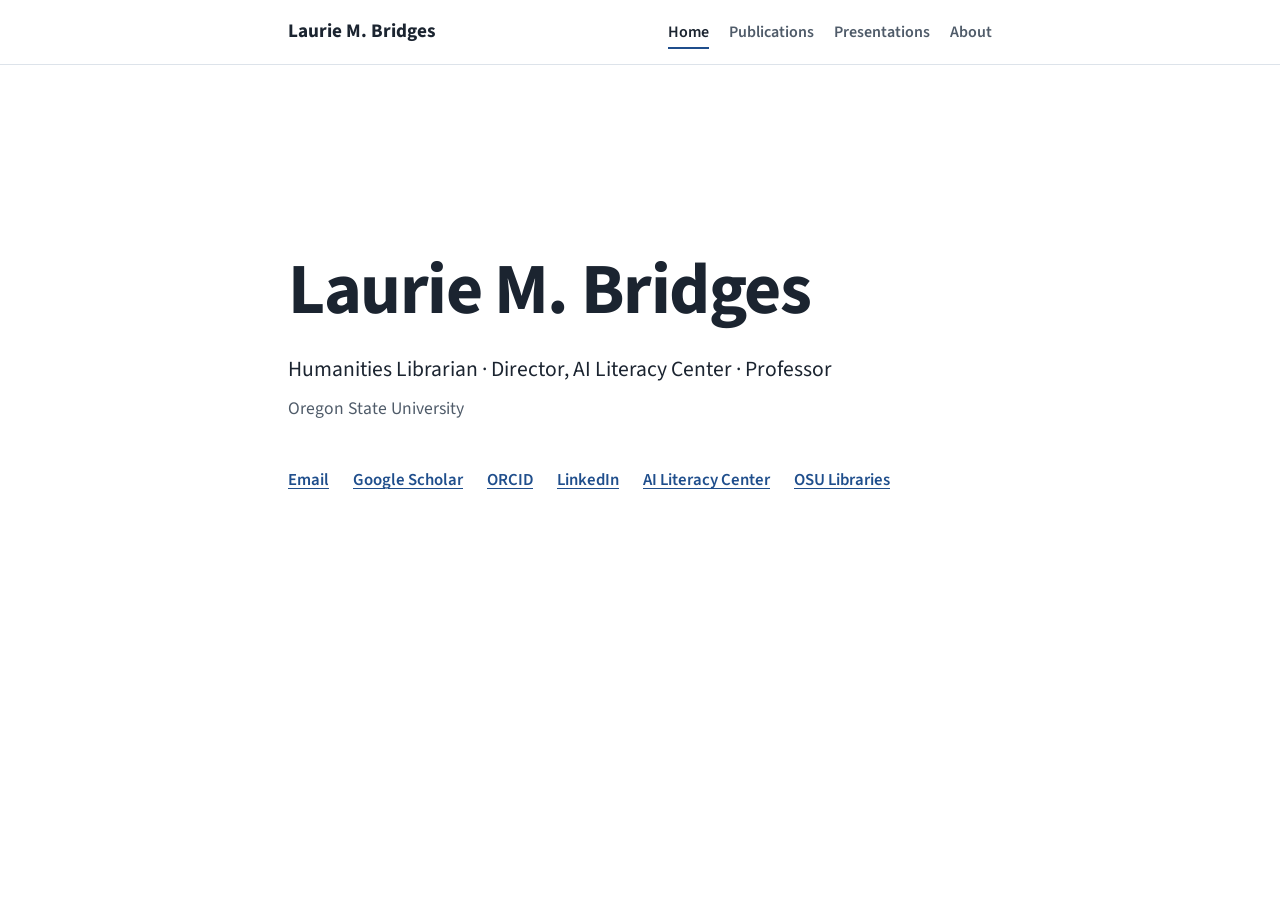
<file: index.html>
<!doctype html>
<html lang="en">
<head>
  <meta charset="utf-8">
  <meta name="viewport" content="width=device-width, initial-scale=1">
  <title>Laurie M. Bridges · Librarian &amp; Critical AI Literacy</title>
  <meta name="description" content="Laurie M. Bridges is Humanities Librarian, Director of the AI Literacy Center, and Professor at Oregon State University, working on critical AI literacy in libraries.">
  <meta property="og:title" content="Laurie M. Bridges · Librarian &amp; Critical AI Literacy">
  <meta property="og:description" content="Laurie M. Bridges is Humanities Librarian, Director of the AI Literacy Center, and Professor at Oregon State University, working on critical AI literacy in libraries.">
  <meta property="og:type" content="website">
  <link rel="preconnect" href="https://fonts.googleapis.com">
  <link rel="preconnect" href="https://fonts.gstatic.com" crossorigin>
  <link rel="stylesheet" href="https://fonts.googleapis.com/css2?family=Source+Sans+3:ital,wght@0,400;0,600;0,700;1,400&family=Courier+Prime:ital,wght@0,400;0,700;1,400&display=swap">
  <link rel="stylesheet" href="style.css">
</head>
<body>
  <a class="skip-link" href="#main">Skip to content</a>
  <header class="site-header">
    <div class="wrap">
      <a class="site-name" href="index.html">Laurie M. Bridges</a>
      <nav class="site-nav" aria-label="Main">
        <ul>
        <li><a href="index.html" aria-current="page">Home</a></li>
        <li><a href="publications.html">Publications</a></li>
        <li><a href="presentations.html">Presentations</a></li>
        <li><a href="about.html">About</a></li>
        </ul>
      </nav>
    </div>
  </header>
  <main id="main">
    <div class="wrap">
      <section class="hero" aria-labelledby="name">
        <h1 id="name" class="name">Laurie M. Bridges</h1>
        <p class="tagline">Humanities Librarian · Director, AI Literacy Center · Professor</p>
        <p class="org">Oregon State University</p>
        <ul class="hero-links" aria-label="Profiles and contact">
        <li><a href="mailto:Laurie.Bridges@oregonstate.edu">Email</a></li>
        <li><a href="https://scholar.google.com/citations?user=hDvIfJgAAAAJ&amp;hl=en">Google Scholar</a></li>
        <li><a href="https://orcid.org/0000-0002-2765-5440">ORCID</a></li>
        <li><a href="https://www.linkedin.com/in/laurie-bridges-834aa4215/">LinkedIn</a></li>
        <li><a href="https://ailiteracycenter.oregonstate.edu/directory/laurie-bridges">AI Literacy Center</a></li>
        <li><a href="https://library.oregonstate.edu/directory-profile/bridgesl">OSU Libraries</a></li>
        </ul>
      </section>
    </div>
  </main>
  <script data-goatcounter="https://bridgeslib.goatcounter.com/count" async src="//gc.zgo.at/count.js"></script>
</body>
</html>
</file>
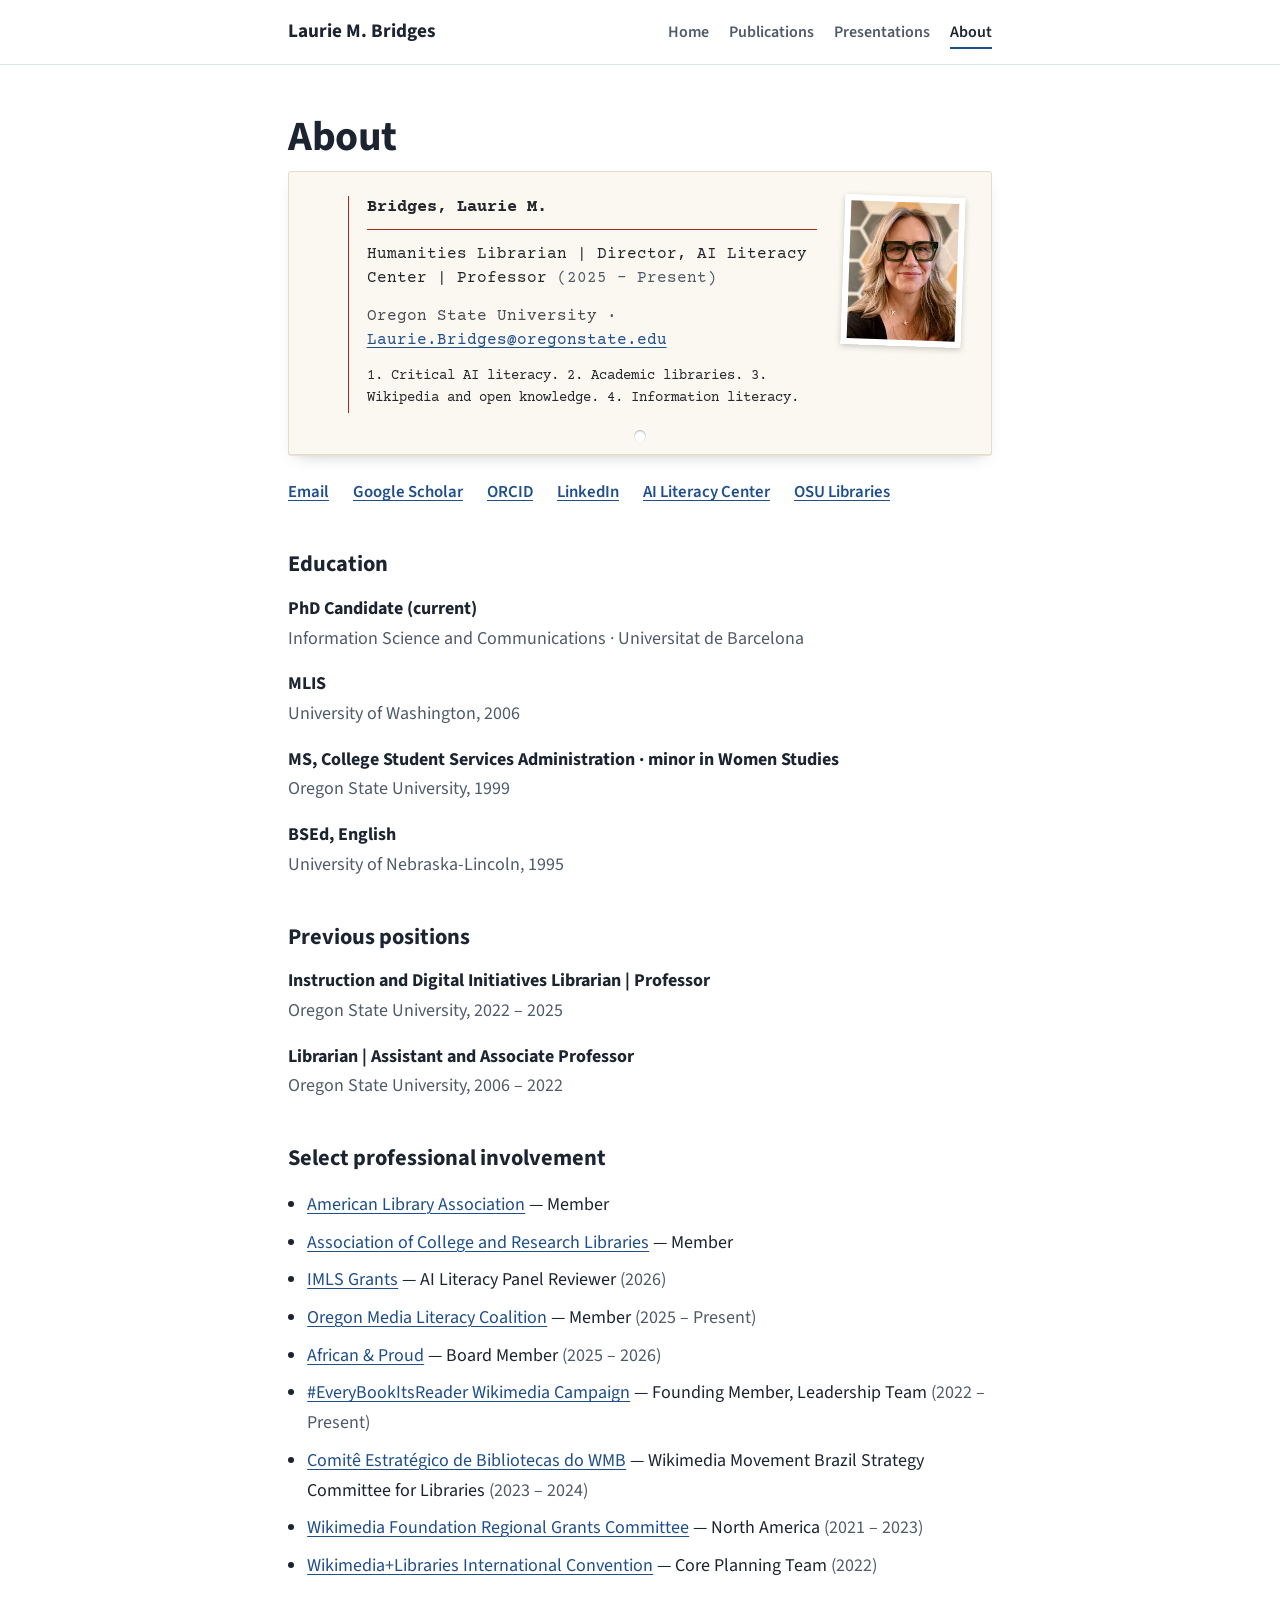
<file: about.html>
<!doctype html>
<html lang="en">
<head>
  <meta charset="utf-8">
  <meta name="viewport" content="width=device-width, initial-scale=1">
  <title>About · Laurie M. Bridges</title>
  <meta name="description" content="About Laurie M. Bridges: Humanities Librarian, Director of the AI Literacy Center, and Professor at Oregon State University.">
  <meta property="og:title" content="About · Laurie M. Bridges">
  <meta property="og:description" content="About Laurie M. Bridges: Humanities Librarian, Director of the AI Literacy Center, and Professor at Oregon State University.">
  <meta property="og:type" content="website">
  <link rel="preconnect" href="https://fonts.googleapis.com">
  <link rel="preconnect" href="https://fonts.gstatic.com" crossorigin>
  <link rel="stylesheet" href="https://fonts.googleapis.com/css2?family=Source+Sans+3:ital,wght@0,400;0,600;0,700;1,400&family=Courier+Prime:ital,wght@0,400;0,700;1,400&display=swap">
  <link rel="stylesheet" href="style.css">
</head>
<body>
  <a class="skip-link" href="#main">Skip to content</a>
  <header class="site-header">
    <div class="wrap">
      <a class="site-name" href="index.html">Laurie M. Bridges</a>
      <nav class="site-nav" aria-label="Main">
        <ul>
        <li><a href="index.html">Home</a></li>
        <li><a href="publications.html">Publications</a></li>
        <li><a href="presentations.html">Presentations</a></li>
        <li><a href="about.html" aria-current="page">About</a></li>
        </ul>
      </nav>
    </div>
  </header>
  <main id="main">
    <div class="wrap">
      <h1>About</h1>
      <div class="card author-card">
        <div class="card-call" aria-hidden="true"></div>
        <div class="card-body">
          <h2 class="card-head">Bridges, Laurie M.</h2>
          <ul class="positions">
            <li>Humanities Librarian | Director, AI Literacy Center | Professor <span class="dates">(2025 – Present)</span></li>
          </ul>
          <p>Oregon State University · <a href="mailto:Laurie.Bridges@oregonstate.edu">Laurie.Bridges@oregonstate.edu</a></p>
          <p class="card-subjects">1. Critical AI literacy. 2. Academic libraries. 3. Wikipedia and open knowledge. 4. Information literacy.</p>
        </div>
        <img class="card-photo" src="headshot.jpg" alt="Headshot of Laurie Bridges" width="120" height="150">
      </div>
      <ul class="link-row" aria-label="Profiles">
        <li><a href="mailto:Laurie.Bridges@oregonstate.edu">Email</a></li>
        <li><a href="https://scholar.google.com/citations?user=hDvIfJgAAAAJ&amp;hl=en">Google Scholar</a></li>
        <li><a href="https://orcid.org/0000-0002-2765-5440">ORCID</a></li>
        <li><a href="https://www.linkedin.com/in/laurie-bridges-834aa4215/">LinkedIn</a></li>
        <li><a href="https://ailiteracycenter.oregonstate.edu/directory/laurie-bridges">AI Literacy Center</a></li>
        <li><a href="https://library.oregonstate.edu/directory-profile/bridgesl">OSU Libraries</a></li>
      </ul>

      <h2>Education</h2>
      <dl class="edu">
        <dt>PhD Candidate (current)</dt>
        <dd>Information Science and Communications · <span lang="ca">Universitat de Barcelona</span></dd>
        <dt>MLIS</dt>
        <dd>University of Washington, 2006</dd>
        <dt>MS, College Student Services Administration · minor in Women Studies</dt>
        <dd>Oregon State University, 1999</dd>
        <dt>BSEd, English</dt>
        <dd>University of Nebraska-Lincoln, 1995</dd>
      </dl>

      <h2>Previous positions</h2>
      <dl class="edu">
        <dt>Instruction and Digital Initiatives Librarian | Professor</dt>
        <dd>Oregon State University, 2022 – 2025</dd>
        <dt>Librarian | Assistant and Associate Professor</dt>
        <dd>Oregon State University, 2006 – 2022</dd>
      </dl>

      <h2>Select professional involvement</h2>
      <ul class="involve">
        <li><a href="https://www.ala.org/">American Library Association</a> — Member</li>
        <li><a href="https://www.ala.org/acrl/">Association of College and Research Libraries</a> — Member</li>
        <li><a href="https://www.imls.gov/find-funding/funding-opportunities/grant-programs">IMLS Grants</a> — AI Literacy Panel Reviewer <span class="dates">(2026)</span></li>
        <li><a href="https://medialiteracynow.org/impact/oregonmedialiteracycoalition/">Oregon Media Literacy Coalition</a> — Member <span class="dates">(2025 – Present)</span></li>
        <li><a href="https://www.africanandproud.org/">African &amp; Proud</a> — Board Member <span class="dates">(2025 – 2026)</span></li>
        <li><a href="https://diff.wikimedia.org/2023/03/07/introducing-everybookitsreader-a-new-wikimedia-campaign/">#EveryBookItsReader Wikimedia Campaign</a> — Founding Member, Leadership Team <span class="dates">(2022 – Present)</span></li>
        <li><a href="https://br.wikimedia.org/wiki/Comit%C3%AA_Estrat%C3%A9gico_de_Bibliotecas_do_WMB"><span lang="pt">Comitê Estratégico de Bibliotecas do WMB</span></a> — Wikimedia Movement Brazil Strategy Committee for Libraries <span class="dates">(2023 – 2024)</span></li>
        <li><a href="https://meta.wikimedia.org/wiki/Grants:Regions/US_and_Canada">Wikimedia Foundation Regional Grants Committee</a> — North America <span class="dates">(2021 – 2023)</span></li>
        <li><a href="https://meta.m.wikimedia.org/wiki/Wikimedia%2BLibraries_International_Convention_2022">Wikimedia+Libraries International Convention</a> — Core Planning Team <span class="dates">(2022)</span></li>
      </ul>
    </div>
  </main>
  <script data-goatcounter="https://bridgeslib.goatcounter.com/count" async src="//gc.zgo.at/count.js"></script>
</body>
</html>
</file>
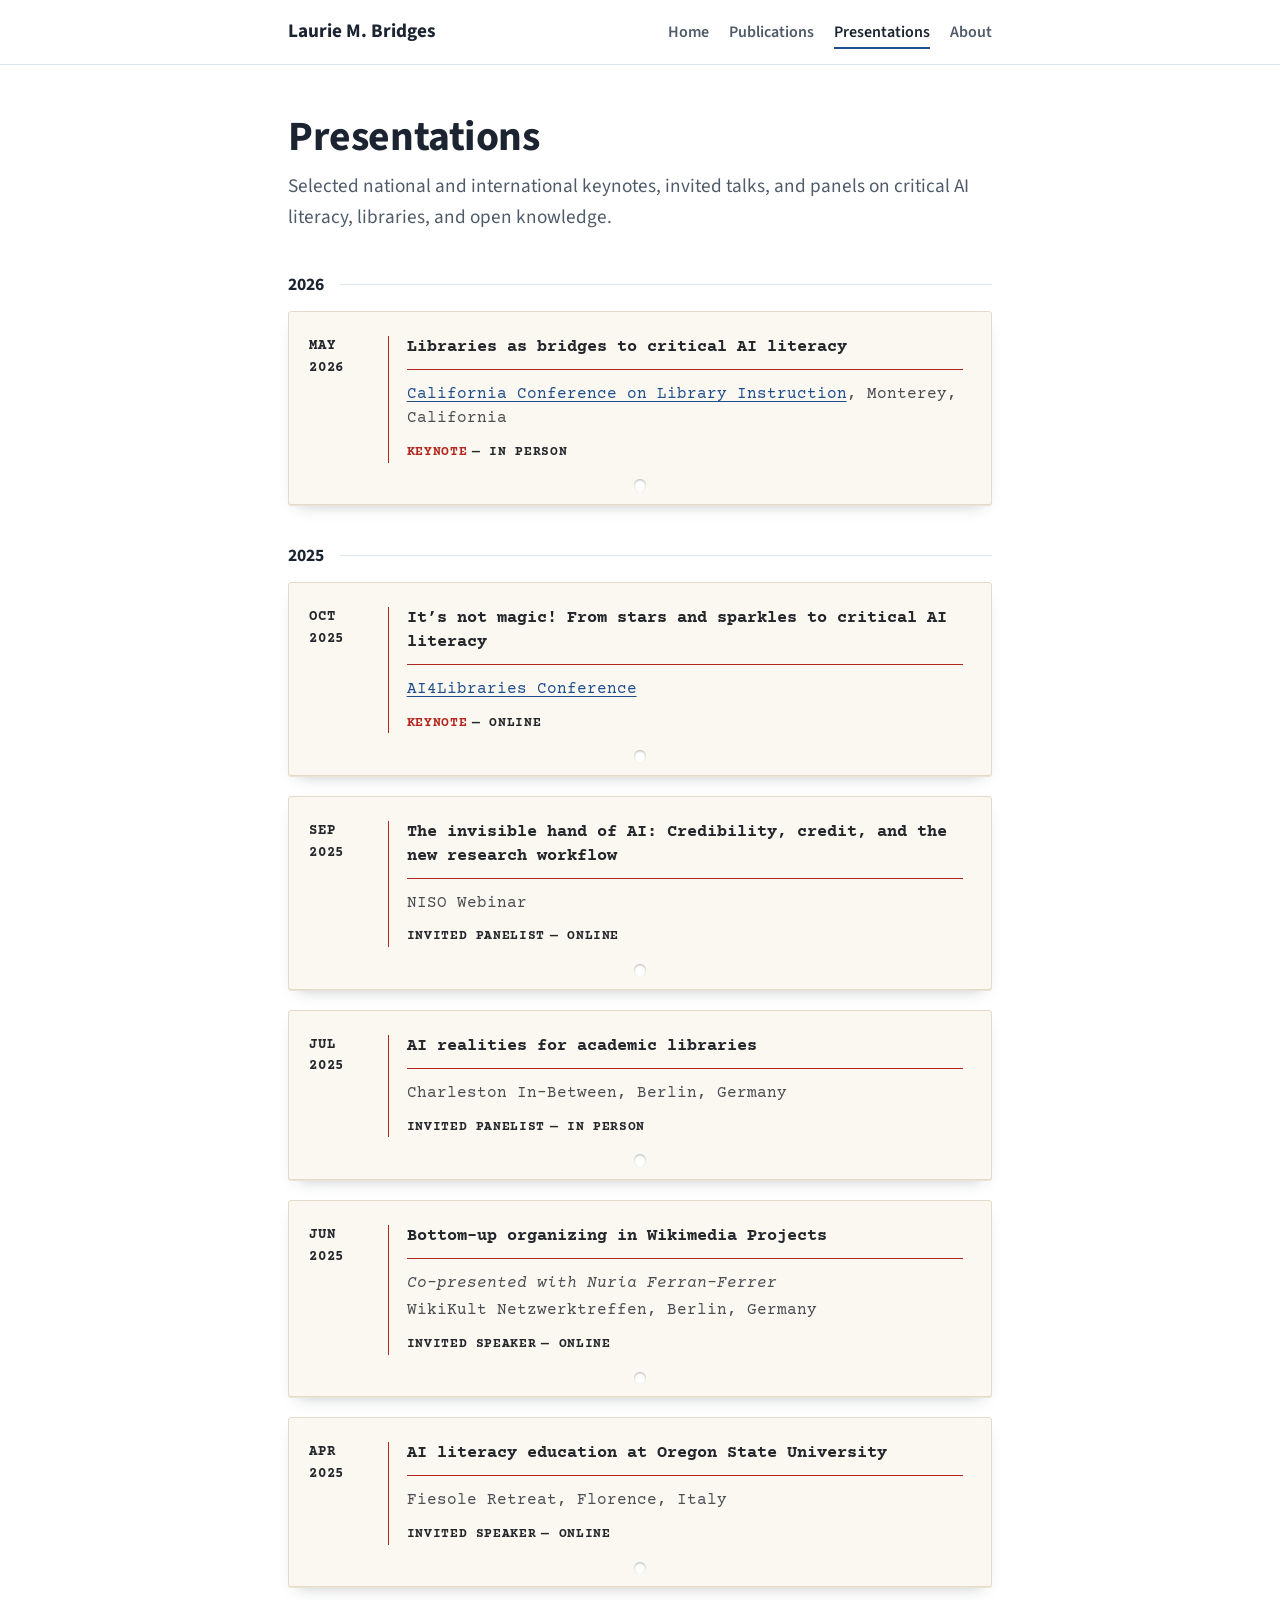
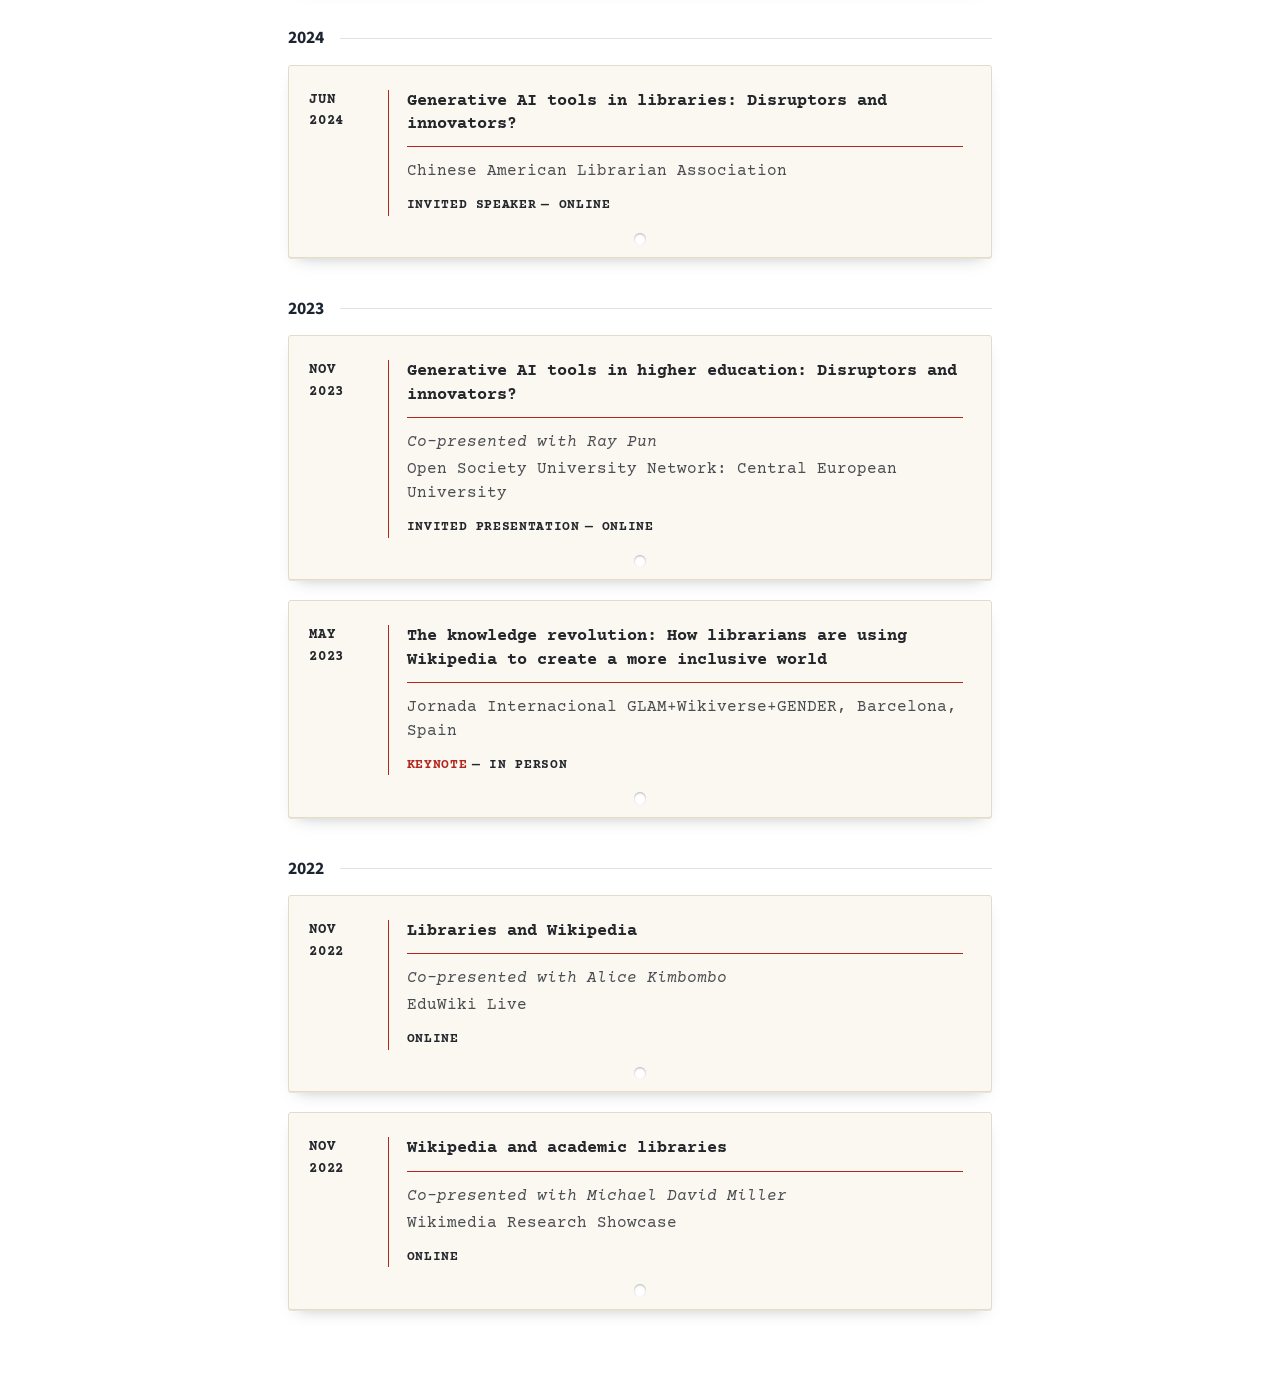
<file: presentations.html>
<!doctype html>
<html lang="en">
<head>
  <meta charset="utf-8">
  <meta name="viewport" content="width=device-width, initial-scale=1">
  <title>Presentations · Laurie M. Bridges</title>
  <meta name="description" content="Keynotes and invited talks by Laurie M. Bridges on critical AI literacy, generative AI in libraries, and Wikipedia.">
  <meta property="og:title" content="Presentations · Laurie M. Bridges">
  <meta property="og:description" content="Keynotes and invited talks by Laurie M. Bridges on critical AI literacy, generative AI in libraries, and Wikipedia.">
  <meta property="og:type" content="website">
  <link rel="preconnect" href="https://fonts.googleapis.com">
  <link rel="preconnect" href="https://fonts.gstatic.com" crossorigin>
  <link rel="stylesheet" href="https://fonts.googleapis.com/css2?family=Source+Sans+3:ital,wght@0,400;0,600;0,700;1,400&family=Courier+Prime:ital,wght@0,400;0,700;1,400&display=swap">
  <link rel="stylesheet" href="style.css">
</head>
<body>
  <a class="skip-link" href="#main">Skip to content</a>
  <header class="site-header">
    <div class="wrap">
      <a class="site-name" href="index.html">Laurie M. Bridges</a>
      <nav class="site-nav" aria-label="Main">
        <ul>
        <li><a href="index.html">Home</a></li>
        <li><a href="publications.html">Publications</a></li>
        <li><a href="presentations.html" aria-current="page">Presentations</a></li>
        <li><a href="about.html">About</a></li>
        </ul>
      </nav>
    </div>
  </header>
  <main id="main">
    <div class="wrap">
      <h1>Presentations</h1>
      <p class="lede">Selected national and international keynotes, invited talks, and panels on critical AI literacy, libraries, and open knowledge.</p>
      <h2 class="year">2026</h2>
      <ul class="cards">
        <li class="card">
          <div class="card-call"><abbr title="May">May</abbr> <br>2026</div>
          <div class="card-body">
            <h3 class="card-head">Libraries as bridges to critical AI literacy</h3>
            <p><a href="https://www.cclibinstruction.org/2026-keynote-speaker/">California Conference on Library Instruction</a>, Monterey, California</p>
            <ul class="card-tags" aria-label="Format"><li class="keynote">Keynote</li><li>In person</li></ul>
          </div>
        </li>
      </ul>
      <h2 class="year">2025</h2>
      <ul class="cards">
        <li class="card">
          <div class="card-call"><abbr title="October">Oct</abbr> <br>2025</div>
          <div class="card-body">
            <h3 class="card-head">It’s not magic! From stars and sparkles to critical AI literacy</h3>
            <p><a href="https://www.ai4libraries.org/2025speakers">AI4Libraries Conference</a></p>
            <ul class="card-tags" aria-label="Format"><li class="keynote">Keynote</li><li>Online</li></ul>
          </div>
        </li>
        <li class="card">
          <div class="card-call"><abbr title="September">Sep</abbr> <br>2025</div>
          <div class="card-body">
            <h3 class="card-head">The invisible hand of AI: Credibility, credit, and the new research workflow</h3>
            <p>NISO Webinar</p>
            <ul class="card-tags" aria-label="Format"><li>Invited panelist</li><li>Online</li></ul>
          </div>
        </li>
        <li class="card">
          <div class="card-call"><abbr title="July">Jul</abbr> <br>2025</div>
          <div class="card-body">
            <h3 class="card-head">AI realities for academic libraries</h3>
            <p>Charleston In-Between, Berlin, Germany</p>
            <ul class="card-tags" aria-label="Format"><li>Invited panelist</li><li>In person</li></ul>
          </div>
        </li>
        <li class="card">
          <div class="card-call"><abbr title="June">Jun</abbr> <br>2025</div>
          <div class="card-body">
            <h3 class="card-head">Bottom-up organizing in Wikimedia Projects</h3>
            <p class="with">Co-presented with Nuria Ferran-Ferrer</p>
            <p>WikiKult Netzwerktreffen, Berlin, Germany</p>
            <ul class="card-tags" aria-label="Format"><li>Invited speaker</li><li>Online</li></ul>
          </div>
        </li>
        <li class="card">
          <div class="card-call"><abbr title="April">Apr</abbr> <br>2025</div>
          <div class="card-body">
            <h3 class="card-head">AI literacy education at Oregon State University</h3>
            <p>Fiesole Retreat, Florence, Italy</p>
            <ul class="card-tags" aria-label="Format"><li>Invited speaker</li><li>Online</li></ul>
          </div>
        </li>
      </ul>
      <h2 class="year">2024</h2>
      <ul class="cards">
        <li class="card">
          <div class="card-call"><abbr title="June">Jun</abbr> <br>2024</div>
          <div class="card-body">
            <h3 class="card-head">Generative AI tools in libraries: Disruptors and innovators?</h3>
            <p>Chinese American Librarian Association</p>
            <ul class="card-tags" aria-label="Format"><li>Invited speaker</li><li>Online</li></ul>
          </div>
        </li>
      </ul>
      <h2 class="year">2023</h2>
      <ul class="cards">
        <li class="card">
          <div class="card-call"><abbr title="November">Nov</abbr> <br>2023</div>
          <div class="card-body">
            <h3 class="card-head">Generative AI tools in higher education: Disruptors and innovators?</h3>
            <p class="with">Co-presented with Ray Pun</p>
            <p>Open Society University Network: Central European University</p>
            <ul class="card-tags" aria-label="Format"><li>Invited presentation</li><li>Online</li></ul>
          </div>
        </li>
        <li class="card">
          <div class="card-call"><abbr title="May">May</abbr> <br>2023</div>
          <div class="card-body">
            <h3 class="card-head">The knowledge revolution: How librarians are using Wikipedia to create a more inclusive world</h3>
            <p>Jornada Internacional GLAM+Wikiverse+GENDER, Barcelona, Spain</p>
            <ul class="card-tags" aria-label="Format"><li class="keynote">Keynote</li><li>In person</li></ul>
          </div>
        </li>
      </ul>
      <h2 class="year">2022</h2>
      <ul class="cards">
        <li class="card">
          <div class="card-call"><abbr title="November">Nov</abbr> <br>2022</div>
          <div class="card-body">
            <h3 class="card-head">Libraries and Wikipedia</h3>
            <p class="with">Co-presented with Alice Kimbombo</p>
            <p>EduWiki Live</p>
            <ul class="card-tags" aria-label="Format"><li>Online</li></ul>
          </div>
        </li>
        <li class="card">
          <div class="card-call"><abbr title="November">Nov</abbr> <br>2022</div>
          <div class="card-body">
            <h3 class="card-head">Wikipedia and academic libraries</h3>
            <p class="with">Co-presented with Michael David Miller</p>
            <p>Wikimedia Research Showcase</p>
            <ul class="card-tags" aria-label="Format"><li>Online</li></ul>
          </div>
        </li>
      </ul>
    </div>
  </main>
  <script data-goatcounter="https://bridgeslib.goatcounter.com/count" async src="//gc.zgo.at/count.js"></script>
</body>
</html>
</file>
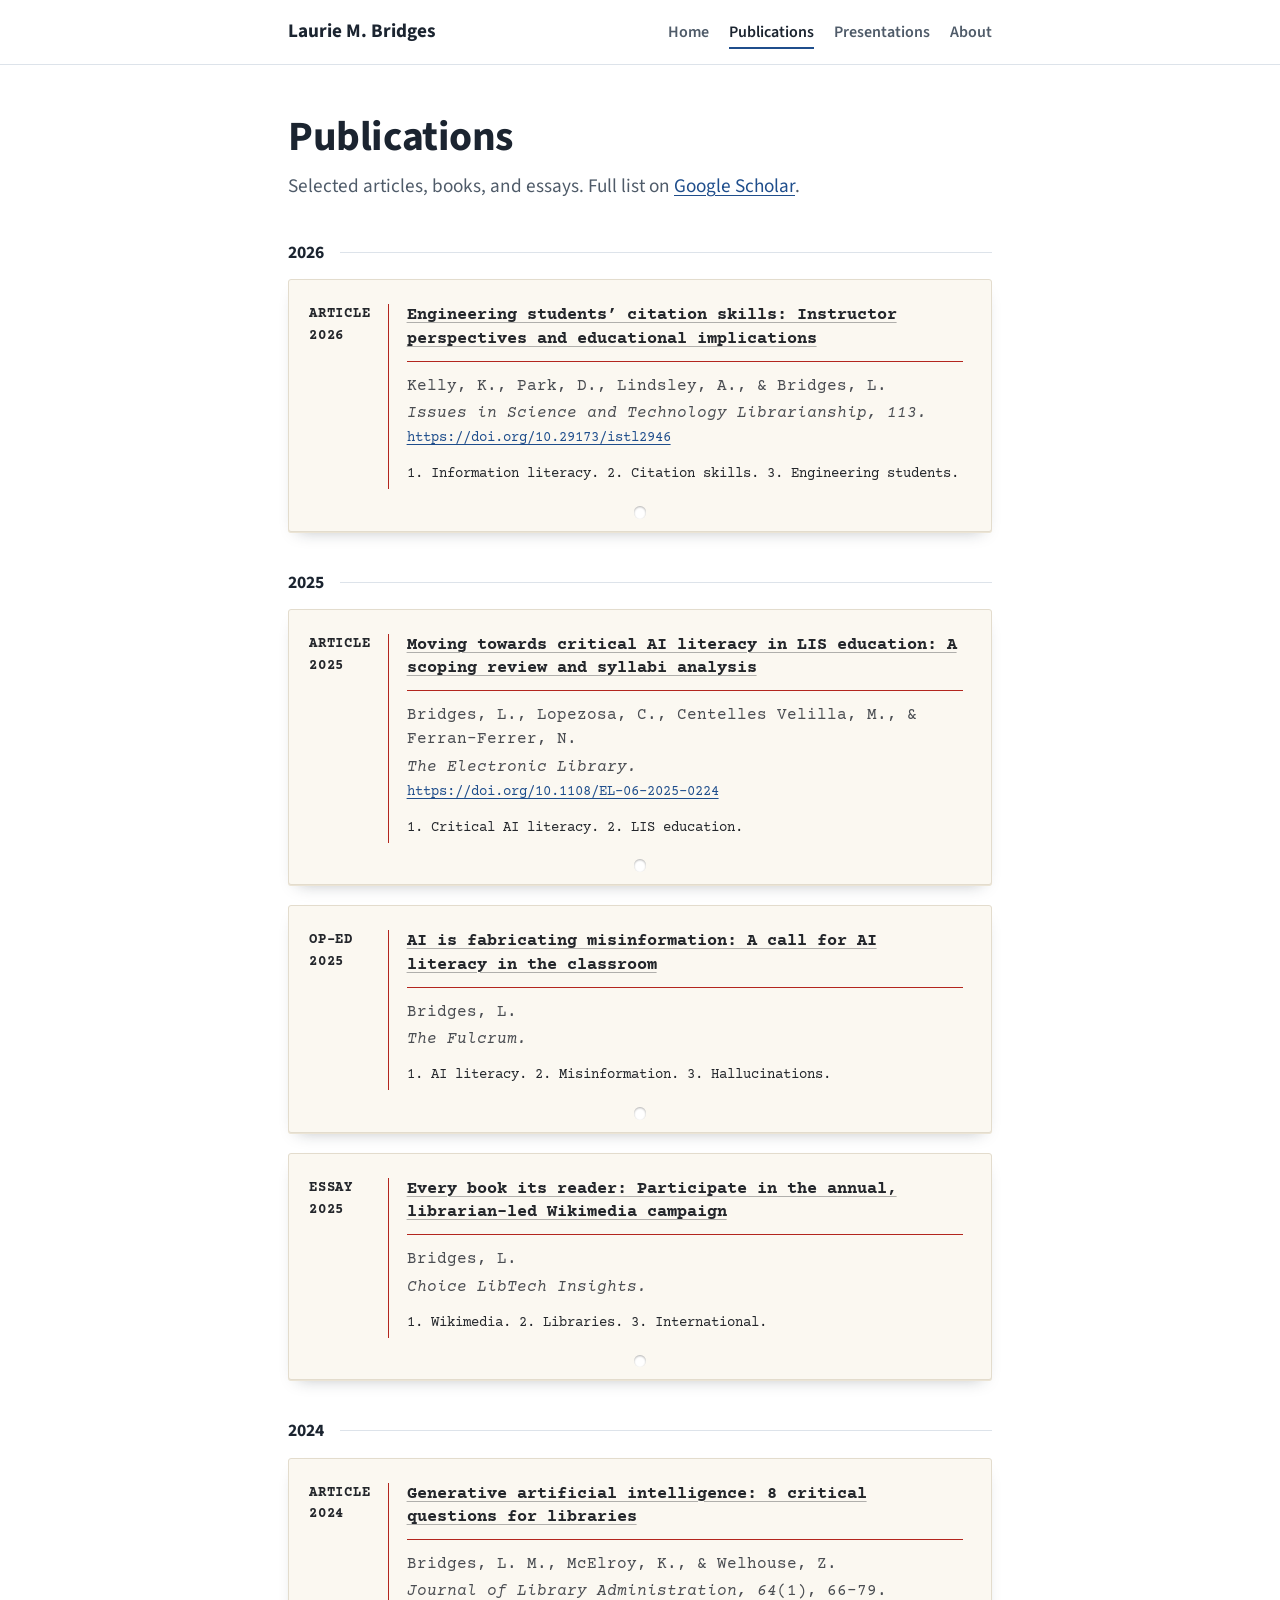
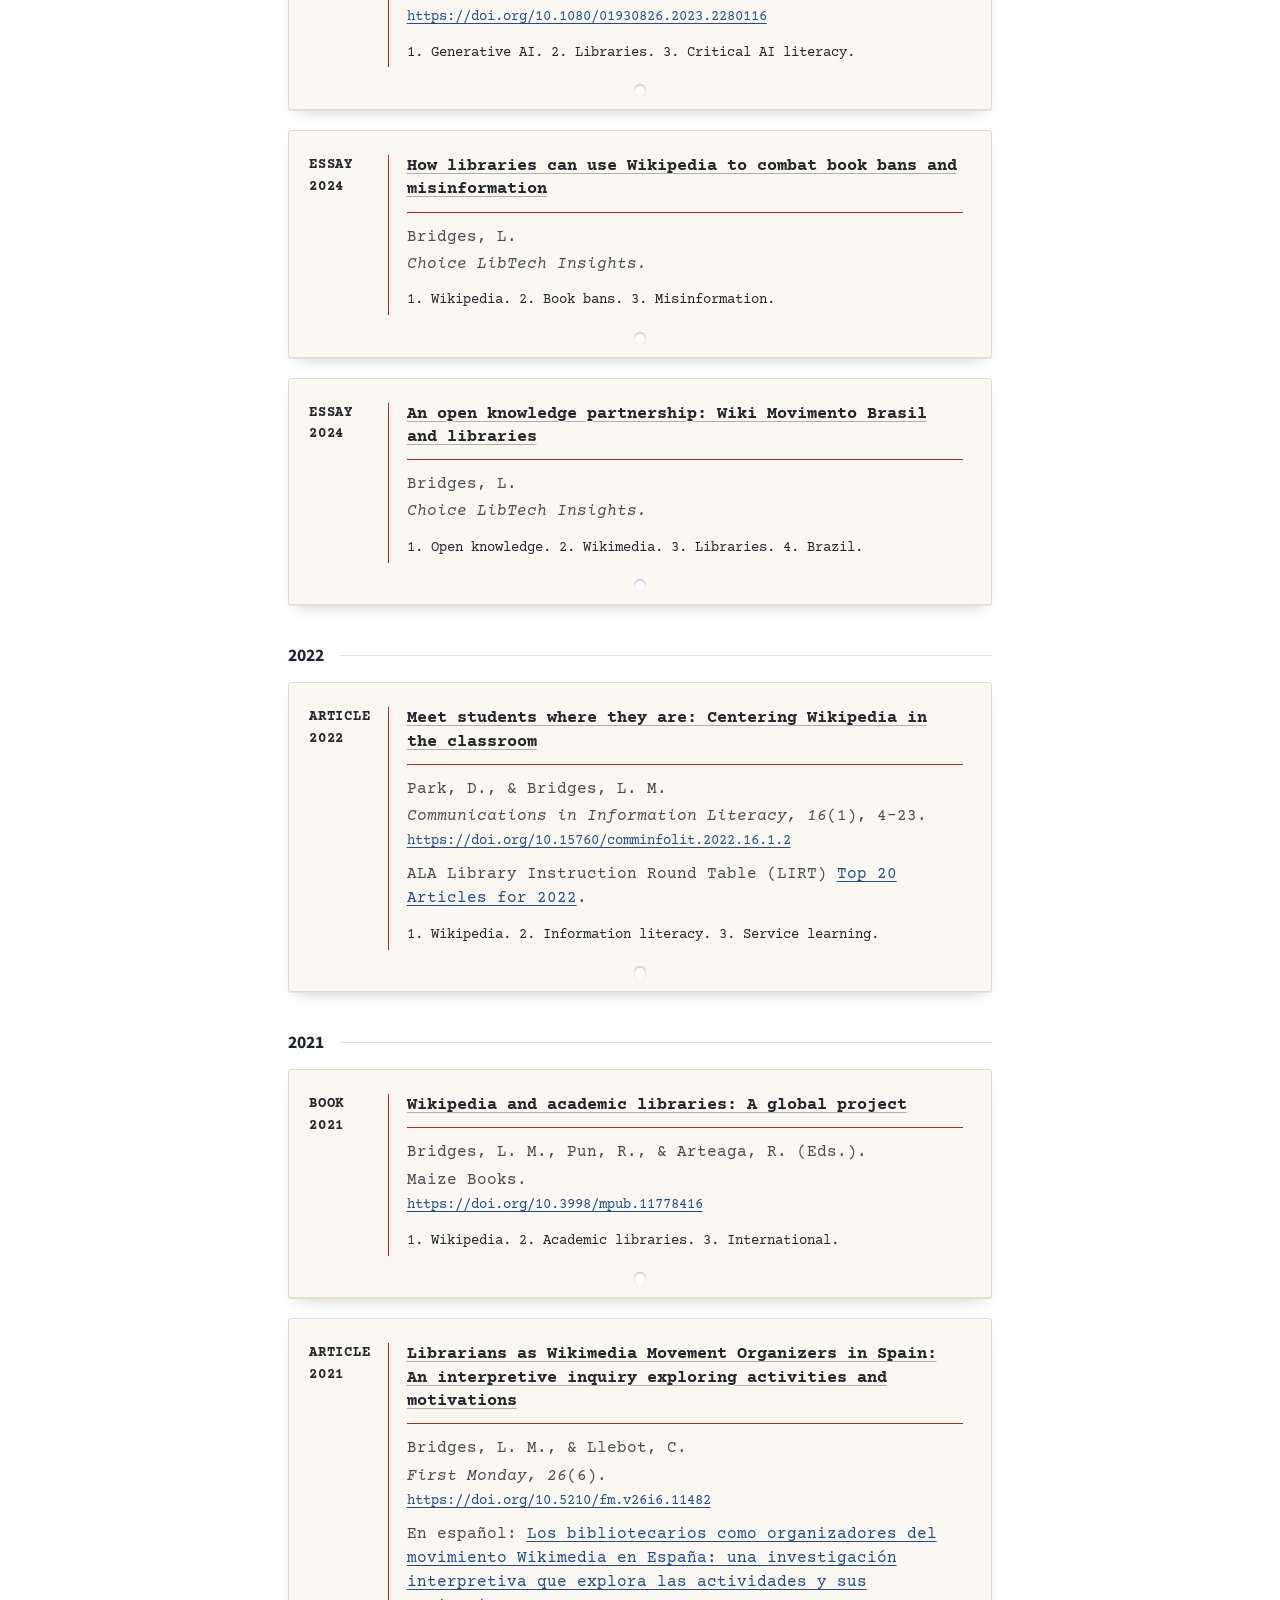
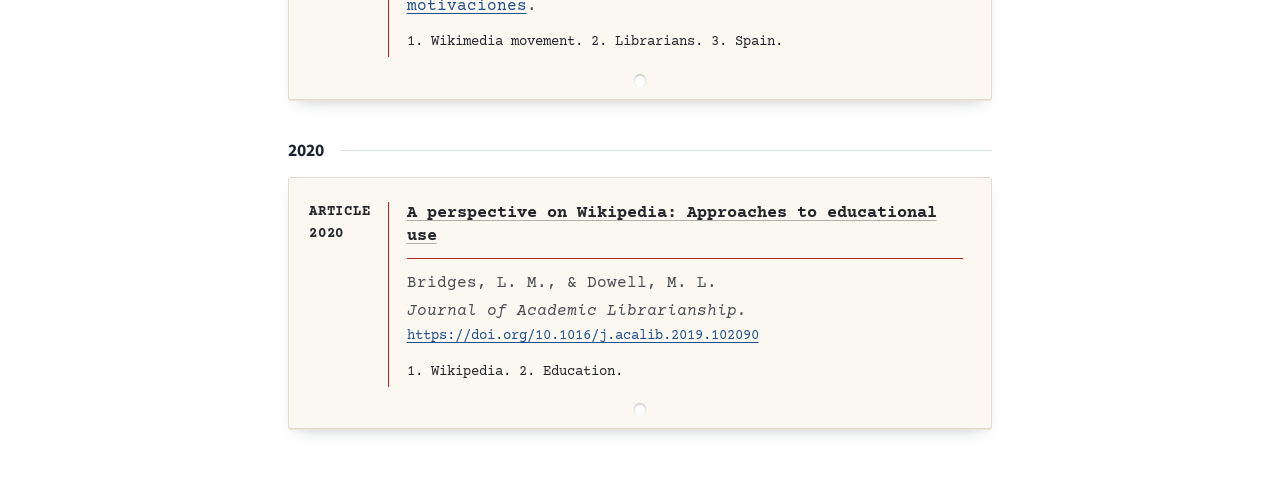
<file: publications.html>
<!doctype html>
<html lang="en">
<head>
  <meta charset="utf-8">
  <meta name="viewport" content="width=device-width, initial-scale=1">
  <title>Publications · Laurie M. Bridges</title>
  <meta name="description" content="Publications by Laurie M. Bridges on critical AI literacy, generative AI in libraries, and Wikipedia in academic libraries.">
  <meta property="og:title" content="Publications · Laurie M. Bridges">
  <meta property="og:description" content="Publications by Laurie M. Bridges on critical AI literacy, generative AI in libraries, and Wikipedia in academic libraries.">
  <meta property="og:type" content="website">
  <link rel="preconnect" href="https://fonts.googleapis.com">
  <link rel="preconnect" href="https://fonts.gstatic.com" crossorigin>
  <link rel="stylesheet" href="https://fonts.googleapis.com/css2?family=Source+Sans+3:ital,wght@0,400;0,600;0,700;1,400&family=Courier+Prime:ital,wght@0,400;0,700;1,400&display=swap">
  <link rel="stylesheet" href="style.css">
</head>
<body>
  <a class="skip-link" href="#main">Skip to content</a>
  <header class="site-header">
    <div class="wrap">
      <a class="site-name" href="index.html">Laurie M. Bridges</a>
      <nav class="site-nav" aria-label="Main">
        <ul>
        <li><a href="index.html">Home</a></li>
        <li><a href="publications.html" aria-current="page">Publications</a></li>
        <li><a href="presentations.html">Presentations</a></li>
        <li><a href="about.html">About</a></li>
        </ul>
      </nav>
    </div>
  </header>
  <main id="main">
    <div class="wrap">
      <h1>Publications</h1>
      <p class="lede">Selected articles, books, and essays. Full list on <a href="https://scholar.google.com/citations?user=hDvIfJgAAAAJ&amp;hl=en">Google Scholar</a>.</p>
      <h2 class="year">2026</h2>
      <ul class="cards">
        <li class="card">
          <div class="card-call">Article <br>2026</div>
          <div class="card-body">
            <h3 class="card-head"><a href="https://doi.org/10.29173/istl2946">Engineering students’ citation skills: Instructor perspectives and educational implications</a></h3>
            <p>Kelly, K., Park, D., Lindsley, A., &amp; Bridges, L.</p>
            <p><em>Issues in Science and Technology Librarianship, 113.</em></p>
            <p class="card-doi"><a href="https://doi.org/10.29173/istl2946">https://doi.org/10.29173/istl2946</a></p>
            <p class="card-subjects">1. Information literacy. 2. Citation skills. 3. Engineering students.</p>
          </div>
        </li>
      </ul>
      <h2 class="year">2025</h2>
      <ul class="cards">
        <li class="card">
          <div class="card-call">Article <br>2025</div>
          <div class="card-body">
            <h3 class="card-head"><a href="https://www.emerald.com/el/article/doi/10.1108/EL-06-2025-0224/1304564/Moving-towards-critical-AI-literacy-in-LIS">Moving towards critical AI literacy in LIS education: A scoping review and syllabi analysis</a></h3>
            <p>Bridges, L., Lopezosa, C., Centelles Velilla, M., &amp; Ferran-Ferrer, N.</p>
            <p><em>The Electronic Library.</em></p>
            <p class="card-doi"><a href="https://doi.org/10.1108/EL-06-2025-0224">https://doi.org/10.1108/EL-06-2025-0224</a></p>
            <p class="card-subjects">1. Critical AI literacy. 2. LIS education.</p>
          </div>
        </li>
        <li class="card">
          <div class="card-call">Op-Ed <br>2025</div>
          <div class="card-body">
            <h3 class="card-head"><a href="https://thefulcrum.us/ai-literacy-misinformation">AI is fabricating misinformation: A call for AI literacy in the classroom</a></h3>
            <p>Bridges, L.</p>
            <p><em>The Fulcrum.</em></p>
            <p class="card-subjects">1. AI literacy. 2. Misinformation. 3. Hallucinations.</p>
          </div>
        </li>
        <li class="card">
          <div class="card-call">Essay <br>2025</div>
          <div class="card-body">
            <h3 class="card-head"><a href="https://www.choice360.org/libtech-insight/every-book-its-reader-participate-in-the-annual-librarian-led-wikimedia-campaign/">Every book its reader: Participate in the annual, librarian-led Wikimedia campaign</a></h3>
            <p>Bridges, L.</p>
            <p><em>Choice LibTech Insights.</em></p>
            <p class="card-subjects">1. Wikimedia. 2. Libraries. 3. International.</p>
          </div>
        </li>
      </ul>
      <h2 class="year">2024</h2>
      <ul class="cards">
        <li class="card">
          <div class="card-call">Article <br>2024</div>
          <div class="card-body">
            <h3 class="card-head"><a href="https://ir.library.oregonstate.edu/concern/articles/0c483t39z">Generative artificial intelligence: 8 critical questions for libraries</a></h3>
            <p>Bridges, L. M., McElroy, K., &amp; Welhouse, Z.</p>
            <p><em>Journal of Library Administration, 64</em>(1), 66–79.</p>
            <p class="card-doi"><a href="https://doi.org/10.1080/01930826.2023.2280116">https://doi.org/10.1080/01930826.2023.2280116</a></p>
            <p class="card-subjects">1. Generative AI. 2. Libraries. 3. Critical AI literacy.</p>
          </div>
        </li>
        <li class="card">
          <div class="card-call">Essay <br>2024</div>
          <div class="card-body">
            <h3 class="card-head"><a href="https://www.choice360.org/libtech-insight/how-libraries-can-use-wikipedia-to-combat-book-bans-and-misinformation/">How libraries can use Wikipedia to combat book bans and misinformation</a></h3>
            <p>Bridges, L.</p>
            <p><em>Choice LibTech Insights.</em></p>
            <p class="card-subjects">1. Wikipedia. 2. Book bans. 3. Misinformation.</p>
          </div>
        </li>
        <li class="card">
          <div class="card-call">Essay <br>2024</div>
          <div class="card-body">
            <h3 class="card-head"><a href="https://www.choice360.org/libtech-insight/an-open-knowledge-partnership-wiki-movimento-brasil-and-libraries/">An open knowledge partnership: Wiki Movimento Brasil and libraries</a></h3>
            <p>Bridges, L.</p>
            <p><em>Choice LibTech Insights.</em></p>
            <p class="card-subjects">1. Open knowledge. 2. Wikimedia. 3. Libraries. 4. Brazil.</p>
          </div>
        </li>
      </ul>
      <h2 class="year">2022</h2>
      <ul class="cards">
        <li class="card">
          <div class="card-call">Article <br>2022</div>
          <div class="card-body">
            <h3 class="card-head"><a href="https://doi.org/10.15760/comminfolit.2022.16.1.2">Meet students where they are: Centering Wikipedia in the classroom</a></h3>
            <p>Park, D., &amp; Bridges, L. M.</p>
            <p><em>Communications in Information Literacy, 16</em>(1), 4–23.</p>
            <p class="card-doi"><a href="https://doi.org/10.15760/comminfolit.2022.16.1.2">https://doi.org/10.15760/comminfolit.2022.16.1.2</a></p>
            <p class="card-note">ALA Library Instruction Round Table (LIRT) <a href="https://www.ala.org/sites/default/files/2024-05/LIRT%20Top%2020%202022.pdf">Top 20 Articles for 2022</a>.</p>
            <p class="card-subjects">1. Wikipedia. 2. Information literacy. 3. Service learning.</p>
          </div>
        </li>
      </ul>
      <h2 class="year">2021</h2>
      <ul class="cards">
        <li class="card">
          <div class="card-call">Book <br>2021</div>
          <div class="card-body">
            <h3 class="card-head"><a href="https://doi.org/10.3998/mpub.11778416">Wikipedia and academic libraries: A global project</a></h3>
            <p>Bridges, L. M., Pun, R., &amp; Arteaga, R. (Eds.).</p>
            <p>Maize Books.</p>
            <p class="card-doi"><a href="https://doi.org/10.3998/mpub.11778416">https://doi.org/10.3998/mpub.11778416</a></p>
            <p class="card-subjects">1. Wikipedia. 2. Academic libraries. 3. International.</p>
          </div>
        </li>
        <li class="card">
          <div class="card-call">Article <br>2021</div>
          <div class="card-body">
            <h3 class="card-head"><a href="https://firstmonday.org/ojs/index.php/fm/article/view/11482">Librarians as Wikimedia Movement Organizers in Spain: An interpretive inquiry exploring activities and motivations</a></h3>
            <p>Bridges, L. M., &amp; Llebot, C.</p>
            <p><em>First Monday, 26</em>(6).</p>
            <p class="card-doi"><a href="https://doi.org/10.5210/fm.v26i6.11482">https://doi.org/10.5210/fm.v26i6.11482</a></p>
            <p class="card-note"><span lang="es">En español: <a href="https://ir.library.oregonstate.edu/concern/articles/3b591h64c">Los bibliotecarios como organizadores del movimiento Wikimedia en España: una investigación interpretiva que explora las actividades y sus motivaciones</a>.</span></p>
            <p class="card-subjects">1. Wikimedia movement. 2. Librarians. 3. Spain.</p>
          </div>
        </li>
      </ul>
      <h2 class="year">2020</h2>
      <ul class="cards">
        <li class="card">
          <div class="card-call">Article <br>2020</div>
          <div class="card-body">
            <h3 class="card-head"><a href="https://doi.org/10.1016/j.acalib.2019.102090">A perspective on Wikipedia: Approaches to educational use</a></h3>
            <p>Bridges, L. M., &amp; Dowell, M. L.</p>
            <p><em>Journal of Academic Librarianship.</em></p>
            <p class="card-doi"><a href="https://doi.org/10.1016/j.acalib.2019.102090">https://doi.org/10.1016/j.acalib.2019.102090</a></p>
            <p class="card-subjects">1. Wikipedia. 2. Education.</p>
          </div>
        </li>
      </ul>
    </div>
  </main>
  <script data-goatcounter="https://bridgeslib.goatcounter.com/count" async src="//gc.zgo.at/count.js"></script>
</body>
</html>
</file>
<file: style.css>
/* Laurie M. Bridges — site styles
   Colors meet WCAG AA contrast (most pairs AAA) in light and dark modes. */

:root {
  --bg: #ffffff;
  --surface: #f6f8fb;
  --ink: #1b2430;
  --muted: #4f5b69;
  --line: #dde3ea;
  --accent: #1f4e8c;        /* library navy: 8.2:1 on white */
  --accent-soft: #e8eef7;
  --tag-bg: #eef1f5;
  --tag-ink: #2f3d4f;
  --keynote-bg: #1f4e8c;
  --keynote-ink: #ffffff;
  --focus: #c2410c;
  --max: 46rem;
  --sans: "Source Sans 3", -apple-system, "Segoe UI", Roboto, Arial, sans-serif;
}

@media (prefers-color-scheme: dark) {
  :root {
    --bg: #111821;
    --surface: #18212c;
    --ink: #e8edf3;
    --muted: #aeb9c6;
    --line: #2a3644;
    --accent: #8fb8ee;
    --accent-soft: #1c2b3d;
    --tag-bg: #223041;
    --tag-ink: #d5dfeb;
    --keynote-bg: #8fb8ee;
    --keynote-ink: #0e1a2a;
    --focus: #f59e62;
  }
}

*, *::before, *::after { box-sizing: border-box; }

html { -webkit-text-size-adjust: 100%; }

body {
  margin: 0;
  background: var(--bg);
  color: var(--ink);
  font-family: var(--sans);
  font-size: 1.125rem;
  line-height: 1.65;
  min-height: 100vh;
  display: flex;
  flex-direction: column;
}
main { flex: 1; }

a { color: var(--accent); text-underline-offset: 0.18em; text-decoration-thickness: 1px; }
a:hover { text-decoration-thickness: 2px; }
:focus-visible { outline: 3px solid var(--focus); outline-offset: 3px; border-radius: 2px; }

.skip-link {
  position: absolute; left: 1rem; top: -3rem;
  background: var(--ink); color: var(--bg);
  padding: 0.5rem 0.9rem; z-index: 10; border-radius: 4px;
}
.skip-link:focus { top: 1rem; }

.wrap { max-width: var(--max); margin: 0 auto; padding: 0 1rem; }

/* Header */
.site-header { border-bottom: 1px solid var(--line); background: var(--surface); }
.site-header .wrap {
  display: flex; flex-wrap: wrap; align-items: center; justify-content: space-between;
  gap: 0.5rem 1.5rem; padding-top: 1rem; padding-bottom: 1rem;
}
.site-name {
  font-family: var(--sans); font-weight: 700; font-size: 1.2rem;
  color: var(--ink); text-decoration: none;
}
.site-nav ul { list-style: none; display: flex; flex-wrap: wrap; gap: 0.25rem 1.25rem; margin: 0; padding: 0; }
.site-nav a {
  color: var(--muted); text-decoration: none; font-size: 1rem; font-weight: 600;
  padding: 0.25rem 0; border-bottom: 2px solid transparent;
}
.site-nav a:hover { color: var(--ink); }
.site-nav a[aria-current="page"] { color: var(--ink); border-bottom-color: var(--accent); }

/* Page heading */
main { padding: 3rem 0 4rem; }
h1, h2, h3 { font-family: var(--sans); line-height: 1.2; }

h1 { font-size: clamp(2rem, 5vw, 2.6rem); font-weight: 700; margin: 0 0 0.5rem; letter-spacing: -0.01em; }
.lede { color: var(--muted); font-size: 1.2rem; margin: 0 0 2.5rem; }
h2 { font-size: 1.4rem; font-weight: 700; margin: 2.75rem 0 1rem; }

/* Year dividers */
.year {
  display: flex; align-items: center; gap: 1rem;
  font-family: var(--sans); font-size: 1.1rem; font-weight: 700; color: var(--ink);
  margin: 2.5rem 0 1rem;
}
.year::after { content: ""; flex: 1; height: 1px; background: var(--line); }

/* Home */
.intro { display: grid; gap: 2rem; align-items: center; }
@media (min-width: 40rem) { .intro { grid-template-columns: 11rem 1fr; } }
.headshot {
  width: 11rem; height: 11rem; object-fit: cover; object-position: 50% 30%; border-radius: 50%;
  border: 1px solid var(--line); background: var(--accent-soft);
}
.roles { list-style: none; margin: 0 0 0.5rem; padding: 0; font-size: 1.15rem; }
.roles li + li { margin-top: 0.15rem; }
.org { color: var(--muted); margin: 0; }


/* About */
.positions { list-style: none; padding: 0; margin: 0 0 0.9rem; }
.positions li { margin-bottom: 0.35rem; }
.positions .dates { color: var(--muted); white-space: nowrap; }
.edu { margin: 0; }
.edu dt { font-weight: 700; margin-top: 1rem; }
.edu dd { margin: 0; color: var(--muted); }
.involve { padding-left: 1.2rem; }
.involve li { margin-bottom: 0.5rem; }
.involve .dates { color: var(--muted); }

/* Footer */
.site-footer { border-top: 1px solid var(--line); background: var(--surface); padding: 2rem 0; font-size: 0.95rem; color: var(--muted); }
.site-footer .wrap { display: flex; flex-wrap: wrap; gap: 0.75rem 1.5rem; justify-content: space-between; }
.site-footer ul { list-style: none; display: flex; flex-wrap: wrap; gap: 0.5rem 1.25rem; margin: 0; padding: 0; }
.site-footer p { margin: 0; }

/* Home hero: spacious, minimal */
.hero {
  min-height: 58vh;
  display: flex; flex-direction: column; justify-content: center;
  padding: 2rem 0;
}
.hero .name {
  font-size: clamp(2.75rem, 8vw, 4.5rem);
  font-weight: 700; letter-spacing: -0.02em; line-height: 1.05;
  margin: 0 0 1.5rem;
}
.hero .tagline { font-size: clamp(1.1rem, 2.4vw, 1.35rem); margin: 0 0 0.4rem; color: var(--ink); }
.hero .org { font-size: 1.1rem; }
.hero-links {
  list-style: none; padding: 0; margin: 2.75rem 0 0;
  display: flex; flex-wrap: wrap; gap: 0.4rem 1.5rem; font-size: 1.05rem;
}
.hero-links a { font-weight: 600; }

/* Header and footer: white, blending into the page */
.site-header, .site-footer { background: var(--bg); }

/* ---------- Card catalog cards ---------- */
:root {
  --card: #fbf8f1;
  --card-edge: #e3dccd;
  --card-ink: #23262b;
  --card-muted: #4a4d52;
  --card-red: #b3261e;
  --type: "Courier Prime", "Courier New", Courier, monospace;
}
@media (prefers-color-scheme: dark) {
  :root { --card: #f3eee2; --card-edge: #d8cfbc; }
}
.cards { list-style: none; margin: 0; padding: 0; display: grid; gap: 1.25rem; }
.card {
  position: relative;
  display: grid; grid-template-columns: 5rem 1fr; gap: 0 1.1rem;
  padding: 1.5rem 1.75rem 2.6rem 1.25rem;
  background: var(--card); color: var(--card-ink);
  border: 1px solid var(--card-edge); border-radius: 3px;
  box-shadow: 0 1px 0 #ebe4d5, 0 8px 16px -10px rgba(27, 36, 48, .35);
  font-family: var(--type); font-size: 1rem; line-height: 1.5;
}
.card::after { /* the punched rod hole */
  content: ""; position: absolute; left: 50%; bottom: .75rem;
  width: .8rem; height: .8rem; margin-left: -.4rem; border-radius: 50%;
  background: var(--bg); box-shadow: inset 0 1px 2px rgba(0, 0, 0, .3);
}
.card-call {
  font-family: var(--type); font-weight: 700; font-size: .85rem;
  letter-spacing: .06em; text-transform: uppercase; line-height: 1.6;
  border-right: 1.5px solid var(--card-red); padding-right: .5rem;
}
.card-call abbr { text-decoration: none; }
.card-body { min-width: 0; }
.card-body a { color: #1f4e8c; }
.card-head {
  font-family: var(--type); font-weight: 700; font-size: 1.05rem; line-height: 1.4;
  color: var(--card-ink); margin: 0 0 .75rem; padding-bottom: .6rem;
  border-bottom: 1.5px solid var(--card-red);
}
.card-head a { color: var(--card-ink); text-decoration-color: rgba(35, 38, 43, .35); }
.card-head a:hover { color: #1f4e8c; }
.card p { margin: 0 0 .2rem; color: var(--card-muted); overflow-wrap: anywhere; }
.card .with { font-style: italic; }
.card-doi { font-size: .9rem; }
.card-note { margin-top: .6rem !important; }
.card-subjects { margin-top: .9rem !important; font-size: .9rem; color: var(--card-ink) !important; }
.card-tags { list-style: none; margin: .8rem 0 0; padding: 0; display: flex; flex-wrap: wrap; gap: .3rem; }
.card-tags li { font-weight: 700; font-size: .82rem; letter-spacing: .05em; text-transform: uppercase; }
.card-tags li + li::before { content: "— "; }
.card-tags li.keynote { color: var(--card-red); }
@media (max-width: 34rem) {
  .card { grid-template-columns: 1fr; padding: 1.25rem 1.25rem 2.5rem; }
  .card-call { border-right: 0; padding: 0; margin-bottom: .6rem; }
  .card-call br { display: none; }
}

/* About: author card with a clipped-on photo */
.author-card { grid-template-columns: 5rem 1fr 8rem; margin-bottom: 1.5rem; }
.card-photo {
  width: 7.5rem; height: 9.4rem; object-fit: cover; object-position: 50% 25%;
  border: 6px solid #fff; box-shadow: 0 2px 6px rgba(0,0,0,.2); transform: rotate(2deg);
  justify-self: end;
}
@media (max-width: 40rem) {
  .author-card { grid-template-columns: 1fr; }
  .card-photo { grid-row: 1; justify-self: start; margin-bottom: 1rem; }
}
.author-card .positions li { color: var(--card-ink); }

/* Plain row of profile links (About page) — same style as the homepage links */
.link-row { list-style: none; padding: 0; margin: 0 0 1rem; display: flex; flex-wrap: wrap; gap: 0.4rem 1.5rem; font-size: 1.05rem; }
.link-row a { font-weight: 600; }
.author-card { grid-template-columns: 2.5rem 1fr 8rem; }
@media (max-width: 40rem) { .author-card { grid-template-columns: 1fr; } .author-card .card-call { display: none; } }
</file>
